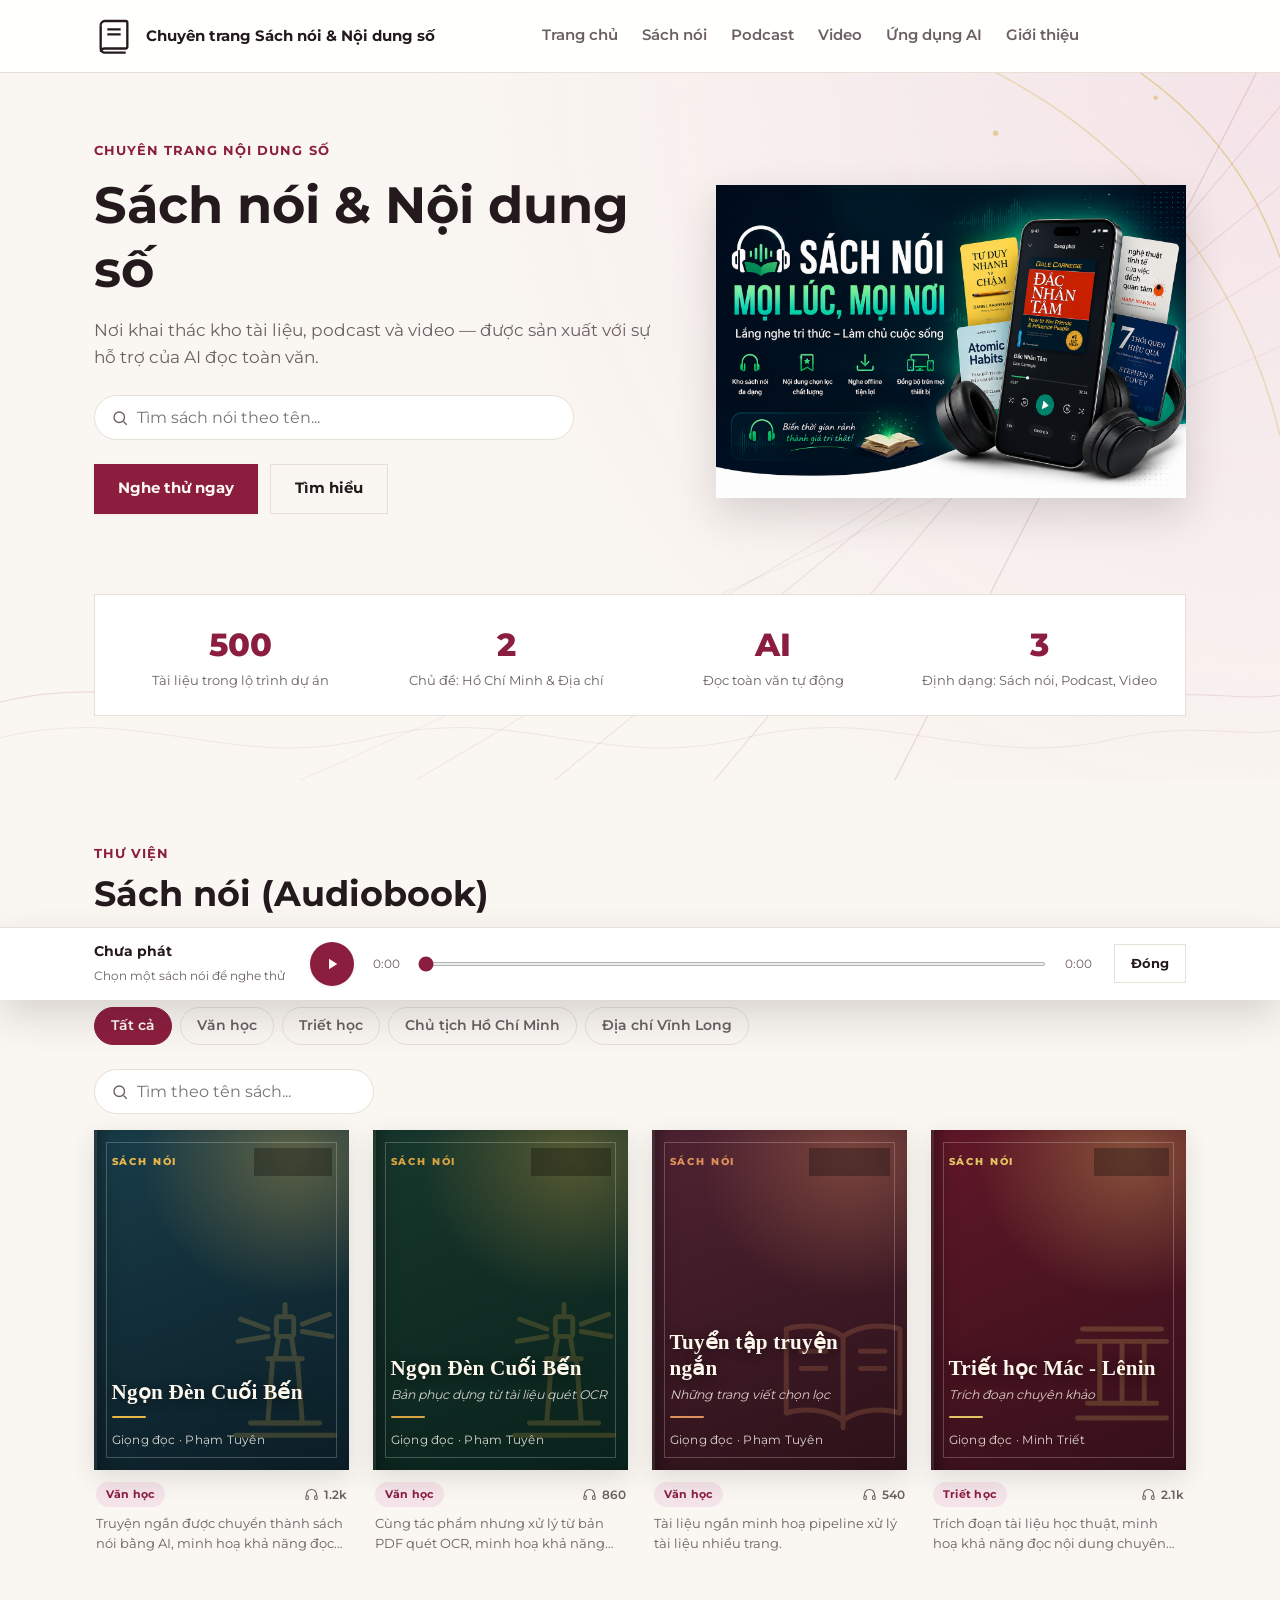
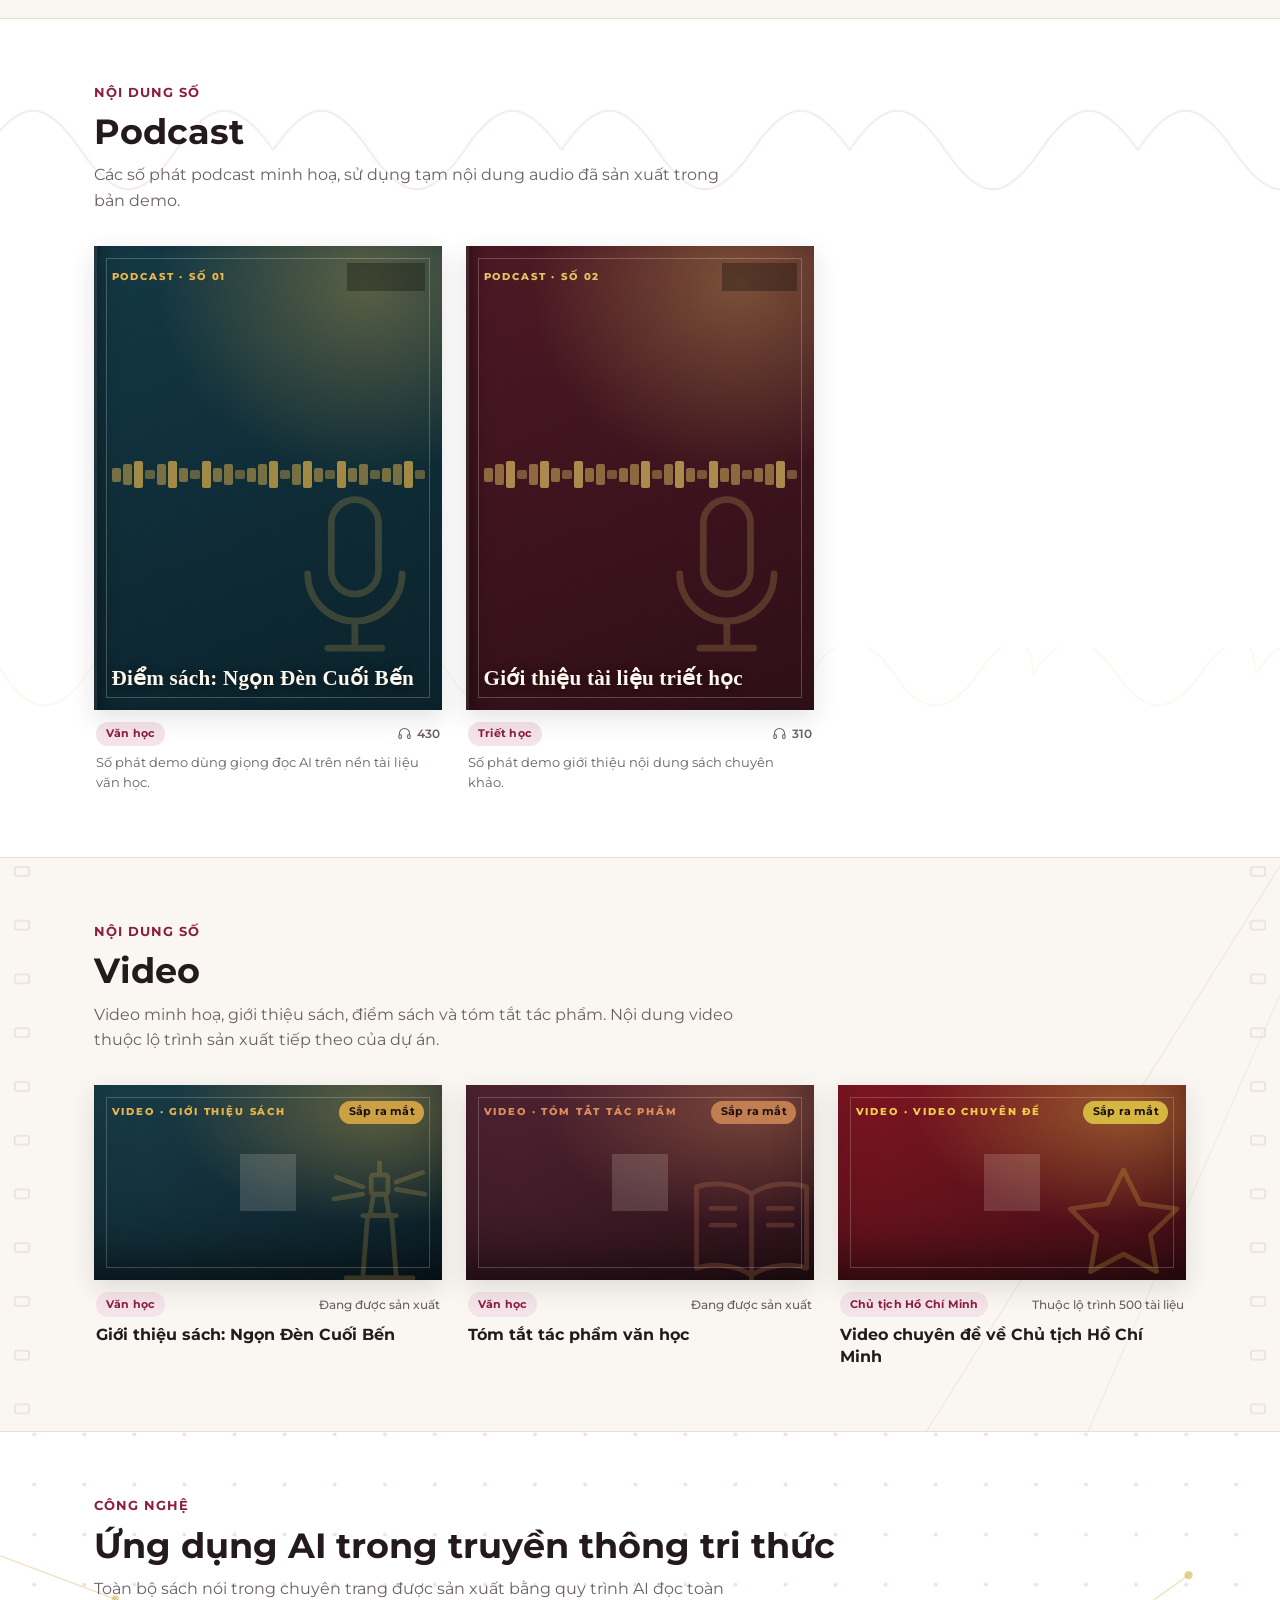
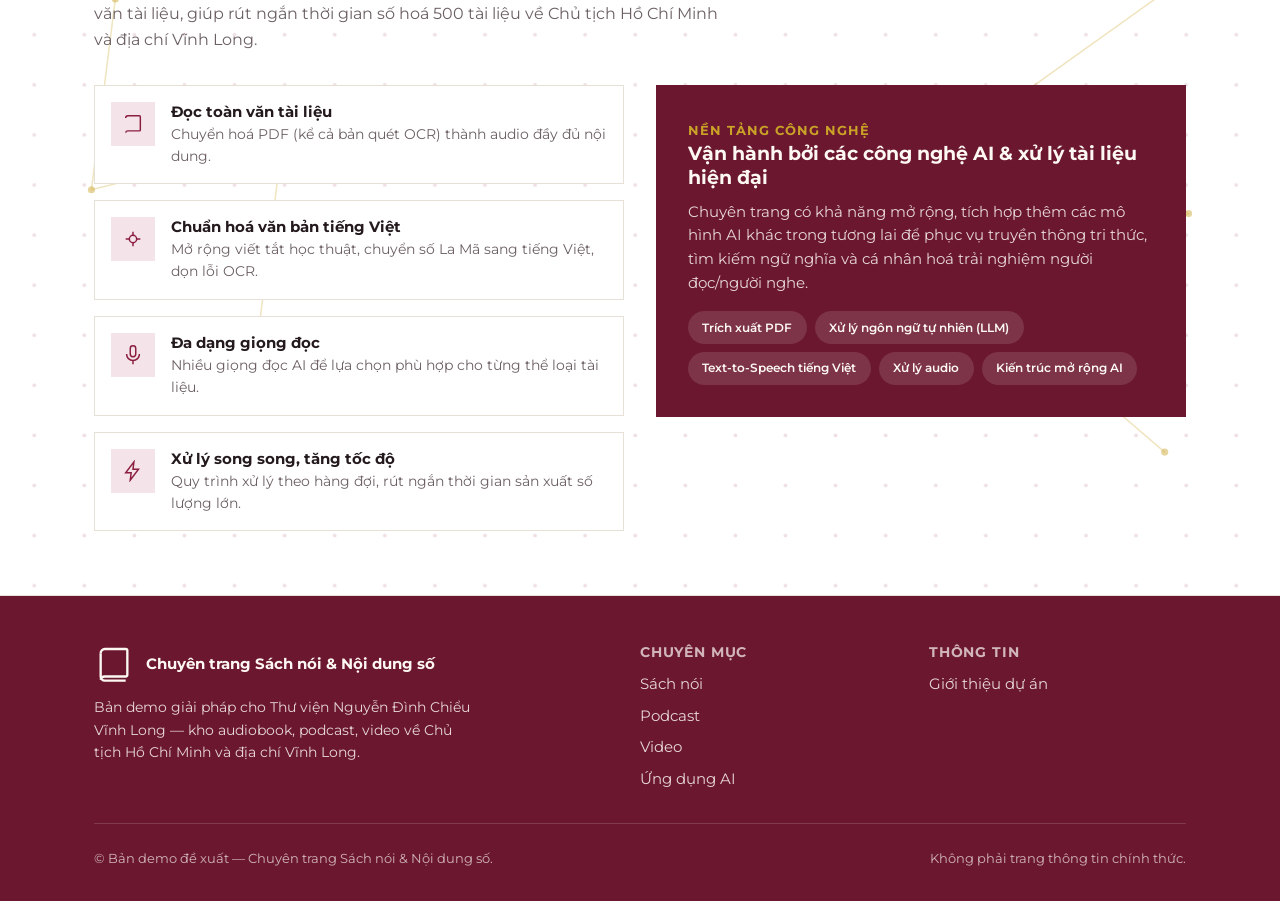
<file: client/index.html>
<!doctype html>
<html lang="vi">
  <head>
    <meta charset="UTF-8" />
    <meta name="viewport" content="width=device-width, initial-scale=1.0" />
    <title>Chuyên trang Sách nói & Nội dung số</title>
    <meta
      name="description"
      content="Bản demo Chuyên trang Sách nói & Nội dung số: thư viện audiobook, podcast, video và ứng dụng AI đọc toàn văn tài liệu."
    />
    <link rel="stylesheet" href="assets/css/base.css" />
    <link rel="stylesheet" href="assets/css/layout.css" />
    <link rel="stylesheet" href="assets/css/components.css" />
    <link rel="stylesheet" href="assets/css/public.css" />
    <link rel="stylesheet" href="assets/css/detail.css" />
  </head>
  <body>
    <header class="site-header">
      <div class="container">
        <a href="#" class="brand">
          <svg
            class="brand-logo"
            viewBox="0 0 24 24"
            fill="none"
            stroke="currentColor"
            stroke-width="1.4"
          >
            <path d="M4 5.5A2.5 2.5 0 0 1 6.5 3H19a1 1 0 0 1 1 1v14.5a1 1 0 0 1-1 1H6.5A2.5 2.5 0 0 0 4 21.5" />
            <path d="M4 5.5v14A2.5 2.5 0 0 0 6.5 22H19" />
            <path d="M8 8h8M8 11h8" />
          </svg>
          <span class="brand-text">
            <strong>Chuyên trang Sách nói &amp; Nội dung số</strong>
          </span>
        </a>

        <nav class="main-nav" id="main-nav">
          <a href="#trang-chu">Trang chủ</a>
          <a href="#sach-noi">Sách nói</a>
          <a href="#podcast">Podcast</a>
          <a href="#video">Video</a>
          <a href="#ung-dung-ai">Ứng dụng AI</a>
          <a href="#gioi-thieu">Giới thiệu</a>
        </nav>

        <div class="header-actions">
          <button class="nav-toggle" id="nav-toggle" aria-label="Mở menu">
            <svg viewBox="0 0 24 24" fill="none" stroke="currentColor" stroke-width="1.8" width="22" height="22">
              <path d="M4 6h16M4 12h16M4 18h16" />
            </svg>
          </button>
        </div>
      </div>
    </header>

    <main>
      <!-- Trang chủ (danh mục) -->
      <div id="view-home">
      <!-- HERO -->
      <section class="hero" id="trang-chu">
        <div class="section-bg" aria-hidden="true">
          <svg viewBox="0 0 1440 900" preserveAspectRatio="xMidYMid slice" fill="none">
            <g stroke="var(--color-primary)" stroke-width="1.4">
              <path d="M1440,0 L980,900" opacity="0.14" />
              <path d="M1440,90 L760,900" opacity="0.11" />
              <path d="M1440,180 L560,900" opacity="0.09" />
              <path d="M1440,270 L380,900" opacity="0.07" />
              <path d="M1440,360 L220,900" opacity="0.05" />
            </g>
            <g stroke="var(--color-accent)" stroke-width="1.6">
              <path d="M1180,0 A420,420 0 0 1 1440,260" opacity="0.4" />
              <path d="M980,0 A620,620 0 0 1 1440,460" opacity="0.28" />
            </g>
            <g stroke="var(--color-primary)" stroke-width="1.2">
              <path
                d="M0,760 C160,720 260,800 420,760 C580,720 680,800 840,760 C1000,720 1100,800 1260,760 C1340,742 1400,760 1440,752"
                opacity="0.12"
              />
              <path
                d="M0,800 C160,760 260,840 420,800 C580,760 680,840 840,800 C1000,760 1100,840 1260,800 C1340,782 1400,800 1440,792"
                opacity="0.08"
              />
            </g>
            <g fill="var(--color-accent)">
              <circle cx="1120" cy="120" r="3" opacity="0.4" />
              <circle cx="1220" cy="220" r="2" opacity="0.35" />
              <circle cx="1300" cy="80" r="2.5" opacity="0.4" />
              <circle cx="980" cy="180" r="2" opacity="0.3" />
            </g>
          </svg>
        </div>
        <div class="container hero-inner">
          <div class="hero-copy">
            <span class="eyebrow">Chuyên trang nội dung số</span>
            <h1>Sách nói &amp; Nội dung số</h1>
            <p>
              Nơi khai thác kho tài liệu, podcast và video — được sản xuất với sự hỗ trợ của AI
              đọc toàn văn.
            </p>

            <div class="hero-search">
              <div class="search-box">
                <svg viewBox="0 0 24 24" fill="none" stroke="currentColor" stroke-width="1.8">
                  <circle cx="11" cy="11" r="7" />
                  <path d="m21 21-4.3-4.3" />
                </svg>
                <input
                  id="hero-search"
                  type="text"
                  placeholder="Tìm sách nói theo tên..."
                  aria-label="Tìm kiếm sách nói"
                />
              </div>
            </div>

            <div class="hero-actions" style="margin-top: var(--space-6)">
              <a href="#sach-noi" class="btn btn-primary">Nghe thử ngay</a>
              <a href="#ung-dung-ai" class="btn btn-ghost">Tìm hiểu</a>
            </div>
          </div>

          <div class="hero-art">
            <img
              src="assets/img/cover.png"
              alt="Ứng dụng sách nói — nghe tri thức mọi lúc, mọi nơi"
              loading="lazy"
            />
          </div>
        </div>

        <div class="container">
          <div class="stat-banner stat-row">
            <div class="stat-item">
              <div class="stat-value">500</div>
              <div class="stat-label">Tài liệu trong lộ trình dự án</div>
            </div>
            <div class="stat-item">
              <div class="stat-value">2</div>
              <div class="stat-label">Chủ đề: Hồ Chí Minh &amp; Địa chí</div>
            </div>
            <div class="stat-item">
              <div class="stat-value">AI</div>
              <div class="stat-label">Đọc toàn văn tự động</div>
            </div>
            <div class="stat-item">
              <div class="stat-value">3</div>
              <div class="stat-label">Định dạng: Sách nói, Podcast, Video</div>
            </div>
          </div>
        </div>
      </section>

      <!-- SÁCH NÓI -->
      <section id="sach-noi">
        <div class="section-bg" aria-hidden="true">
          <svg viewBox="0 0 1440 640" preserveAspectRatio="xMidYMid slice" fill="none">
            <g stroke="var(--color-primary)" stroke-width="1.3">
              <path d="M-40,120 A160,160 0 0 1 120,-40" opacity="0.10" />
              <path d="M-40,180 A220,220 0 0 1 180,-40" opacity="0.08" />
              <path d="M-40,240 A280,280 0 0 1 240,-40" opacity="0.06" />
            </g>
            <g stroke="var(--color-primary)" stroke-width="1.3">
              <path d="M1480,520 A160,160 0 0 1 1320,680" opacity="0.10" />
              <path d="M1480,460 A220,220 0 0 1 1260,680" opacity="0.08" />
              <path d="M1480,400 A280,280 0 0 1 1200,680" opacity="0.06" />
            </g>
            <g stroke="var(--color-accent)" stroke-width="1">
              <line x1="0" y1="0" x2="0" y2="60" opacity="0.2" />
              <line x1="14" y1="0" x2="14" y2="46" opacity="0.16" />
              <line x1="28" y1="0" x2="28" y2="34" opacity="0.12" />
            </g>
          </svg>
        </div>
        <div class="container">
          <div class="section-head">
            <span class="eyebrow">Thư viện</span>
            <h2 class="section-title">Sách nói (Audiobook)</h2>
          </div>
          <p class="section-subtitle">
            Danh mục sách nói minh hoạ, được sản xuất tự động từ tài liệu PDF bằng
            công nghệ AI đọc toàn văn. Chọn một tựa sách để nghe thử.
          </p>

          <div class="chip-row" id="library-chips"></div>

          <div class="section-toolbar">
            <div class="search-box" style="max-width: 320px">
              <svg viewBox="0 0 24 24" fill="none" stroke="currentColor" stroke-width="1.8">
                <circle cx="11" cy="11" r="7" />
                <path d="m21 21-4.3-4.3" />
              </svg>
              <input
                id="library-search"
                type="text"
                placeholder="Tìm theo tên sách..."
                aria-label="Tìm sách nói"
              />
            </div>
          </div>

          <div class="grid grid-4" id="library-grid"></div>
        </div>
      </section>

      <!-- PODCAST -->
      <section id="podcast" class="section-alt">
        <div class="section-bg" aria-hidden="true">
          <svg viewBox="0 0 1440 640" preserveAspectRatio="xMidYMid slice">
            <defs>
              <pattern id="waveTileA" width="220" height="200" patternUnits="userSpaceOnUse">
                <path
                  d="M0,100 C 27,60 46,60 73,100 C 100,140 119,140 146,100 C 173,60 192,60 220,100"
                  fill="none"
                  stroke="var(--color-primary)"
                  stroke-width="1.6"
                />
              </pattern>
              <pattern id="waveTileB" width="170" height="200" patternUnits="userSpaceOnUse">
                <path
                  d="M0,100 C 21,68 42,68 64,100 C 85,132 106,132 128,100 C 149,68 170,68 170,100"
                  fill="none"
                  stroke="var(--color-accent)"
                  stroke-width="1.4"
                />
              </pattern>
            </defs>
            <rect x="0" y="20" width="1440" height="140" fill="url(#waveTileA)" opacity="0.09" />
            <rect x="0" y="480" width="1440" height="140" fill="url(#waveTileB)" opacity="0.08" />
          </svg>
        </div>
        <div class="container">
          <div class="section-head">
            <span class="eyebrow">Nội dung số</span>
            <h2 class="section-title">Podcast</h2>
          </div>
          <p class="section-subtitle">
            Các số phát podcast minh hoạ, sử dụng tạm nội dung audio đã sản xuất
            trong bản demo.
          </p>

          <div class="grid grid-3" id="podcast-grid"></div>
        </div>
      </section>

      <!-- VIDEO -->
      <section id="video">
        <div class="section-bg" aria-hidden="true">
          <svg viewBox="0 0 1440 640" preserveAspectRatio="xMidYMid slice">
            <defs>
              <pattern id="sprocket" width="60" height="60" patternUnits="userSpaceOnUse">
                <rect
                  x="22"
                  y="10"
                  width="16"
                  height="10"
                  rx="2"
                  fill="none"
                  stroke="var(--color-primary)"
                  stroke-width="1.2"
                />
              </pattern>
            </defs>
            <rect x="0" y="0" width="60" height="640" fill="url(#sprocket)" opacity="0.18" />
            <rect x="1380" y="0" width="60" height="640" fill="url(#sprocket)" opacity="0.18" />
            <g stroke="var(--color-accent)" stroke-width="1.4">
              <path d="M1440,0 L1040,640" opacity="0.16" />
              <path d="M1440,140 L1220,640" opacity="0.12" />
            </g>
          </svg>
        </div>
        <div class="container">
          <div class="section-head">
            <span class="eyebrow">Nội dung số</span>
            <h2 class="section-title">Video</h2>
          </div>
          <p class="section-subtitle">
            Video minh hoạ, giới thiệu sách, điểm sách và tóm tắt tác phẩm.
            Nội dung video thuộc lộ trình sản xuất tiếp theo của dự án.
          </p>

          <div class="grid grid-3" id="video-grid"></div>
        </div>
      </section>

      <!-- ỨNG DỤNG AI -->
      <section id="ung-dung-ai" class="section-alt">
        <div class="section-bg" aria-hidden="true">
          <svg viewBox="0 0 1440 640" preserveAspectRatio="xMidYMid slice">
            <defs>
              <pattern id="dotGrid" width="42" height="42" patternUnits="userSpaceOnUse">
                <circle cx="2" cy="2" r="1.6" fill="var(--color-primary)" />
              </pattern>
            </defs>
            <rect x="0" y="0" width="1440" height="640" fill="url(#dotGrid)" opacity="0.14" />
            <g stroke="var(--color-accent)" stroke-width="1.3" fill="none">
              <path d="M120,80 L280,140 L260,300 L420,260 L400,420" opacity="0.28" />
              <path d="M1180,120 L1040,220 L1180,320 L1020,400 L1160,520" opacity="0.28" />
            </g>
            <g fill="var(--color-accent)">
              <circle cx="120" cy="80" r="3.5" opacity="0.5" />
              <circle cx="280" cy="140" r="3" opacity="0.45" />
              <circle cx="260" cy="300" r="3" opacity="0.45" />
              <circle cx="420" cy="260" r="3" opacity="0.45" />
              <circle cx="400" cy="420" r="3" opacity="0.45" />
              <circle cx="1180" cy="120" r="3.5" opacity="0.5" />
              <circle cx="1040" cy="220" r="3" opacity="0.45" />
              <circle cx="1180" cy="320" r="3" opacity="0.45" />
              <circle cx="1020" cy="400" r="3" opacity="0.45" />
              <circle cx="1160" cy="520" r="3" opacity="0.45" />
            </g>
          </svg>
        </div>
        <div class="container">
          <div class="section-head">
            <span class="eyebrow">Công nghệ</span>
            <h2 class="section-title">Ứng dụng AI trong truyền thông tri thức</h2>
          </div>
          <p class="section-subtitle">
            Toàn bộ sách nói trong chuyên trang được sản xuất bằng quy trình AI
            đọc toàn văn tài liệu, giúp rút ngắn thời gian số hoá 500 tài liệu về
            Chủ tịch Hồ Chí Minh và địa chí Vĩnh Long.
          </p>

          <div class="ai-section">
            <div class="ai-feature-list">
              <div class="ai-feature">
                <div class="icon-badge">
                  <svg viewBox="0 0 24 24" fill="none" stroke="currentColor" stroke-width="1.6">
                    <path d="M4 5.5A2.5 2.5 0 0 1 6.5 3H19a1 1 0 0 1 1 1v14.5a1 1 0 0 1-1 1H6.5A2.5 2.5 0 0 0 4 21.5" />
                  </svg>
                </div>
                <div>
                  <h4>Đọc toàn văn tài liệu</h4>
                  <p>Chuyển hoá PDF (kể cả bản quét OCR) thành audio đầy đủ nội dung.</p>
                </div>
              </div>

              <div class="ai-feature">
                <div class="icon-badge">
                  <svg viewBox="0 0 24 24" fill="none" stroke="currentColor" stroke-width="1.6">
                    <path d="M12 4v4M12 16v4M4 12h4M16 12h4" />
                    <circle cx="12" cy="12" r="4" />
                  </svg>
                </div>
                <div>
                  <h4>Chuẩn hoá văn bản tiếng Việt</h4>
                  <p>Mở rộng viết tắt học thuật, chuyển số La Mã sang tiếng Việt, dọn lỗi OCR.</p>
                </div>
              </div>

              <div class="ai-feature">
                <div class="icon-badge">
                  <svg viewBox="0 0 24 24" fill="none" stroke="currentColor" stroke-width="1.6">
                    <rect x="9" y="2" width="6" height="12" rx="3" />
                    <path d="M5 11a7 7 0 0 0 14 0M12 18v4" />
                  </svg>
                </div>
                <div>
                  <h4>Đa dạng giọng đọc</h4>
                  <p>Nhiều giọng đọc AI để lựa chọn phù hợp cho từng thể loại tài liệu.</p>
                </div>
              </div>

              <div class="ai-feature">
                <div class="icon-badge">
                  <svg viewBox="0 0 24 24" fill="none" stroke="currentColor" stroke-width="1.6">
                    <path d="M13 2 4 14h6l-1 8 9-12h-6z" />
                  </svg>
                </div>
                <div>
                  <h4>Xử lý song song, tăng tốc độ</h4>
                  <p>Quy trình xử lý theo hàng đợi, rút ngắn thời gian sản xuất số lượng lớn.</p>
                </div>
              </div>
            </div>

            <div class="ai-panel">
              <span class="eyebrow" style="color: var(--color-accent)">Nền tảng công nghệ</span>
              <h3>Vận hành bởi các công nghệ AI &amp; xử lý tài liệu hiện đại</h3>
              <p>
                Chuyên trang có khả năng mở rộng, tích hợp thêm các mô hình AI khác
                trong tương lai để phục vụ truyền thông tri thức, tìm kiếm ngữ nghĩa
                và cá nhân hoá trải nghiệm người đọc/người nghe.
              </p>
              <div class="tech-pill-row">
                <span class="tech-pill">Trích xuất PDF</span>
                <span class="tech-pill">Xử lý ngôn ngữ tự nhiên (LLM)</span>
                <span class="tech-pill">Text-to-Speech tiếng Việt</span>
                <span class="tech-pill">Xử lý audio</span>
                <span class="tech-pill">Kiến trúc mở rộng AI</span>
              </div>
            </div>
          </div>
        </div>
      </section>

      <!-- GIỚI THIỆU -->
      <!-- <section id="gioi-thieu">
        <div class="section-bg" aria-hidden="true">
          <svg viewBox="0 0 1440 640" preserveAspectRatio="xMidYMid slice" fill="none">
            <g stroke="var(--color-primary)" stroke-width="1.3">
              <path
                d="M-60,520 C60,460 140,560 260,500 C380,440 460,540 580,500 C700,460 780,520 860,480"
                opacity="0.1"
              />
              <path
                d="M-60,570 C60,510 140,610 260,550 C380,490 460,590 580,550 C700,510 780,570 860,530"
                opacity="0.08"
              />
              <path
                d="M-60,620 C60,560 140,660 260,600 C380,540 460,640 580,600 C700,560 780,620 860,580"
                opacity="0.06"
              />
            </g>
            <g stroke="var(--color-accent)" stroke-width="1.2">
              <circle cx="1220" cy="140" r="4" opacity="0.3" fill="var(--color-accent)" />
              <circle cx="1220" cy="140" r="40" opacity="0.22" />
              <circle cx="1220" cy="140" r="70" opacity="0.14" />
            </g>
          </svg>
        </div>
        <div class="container">
          <div class="section-head">
            <span class="eyebrow">Về chuyên trang</span>
            <h2 class="section-title">Giới thiệu</h2>
          </div>

          <div class="about-grid">
            <div>
              <p>
                Chuyên trang Sách nói &amp; Nội dung số là hạng mục thuộc dự án số hoá
                của Thư viện Nguyễn Đình Chiểu Vĩnh Long, hướng tới xây dựng kho nội
                dung đa phương tiện (audiobook, podcast, video) về Chủ tịch Hồ Chí
                Minh và địa chí Vĩnh Long, phục vụ nhu cầu tra cứu và học tập của
                cộng đồng.
              </p>
              <p>
                Địa chỉ chuyên trang dự kiến:
                <strong>media.tvndc.vinhlong.gov.vn</strong>
              </p>
            </div>

            <div class="notice-box">
              <strong>Lưu ý:</strong> Đây là bản demo/đề xuất giải pháp, được xây dựng
              để minh hoạ ý tưởng và công nghệ. Đây không phải là cổng thông tin chính
              thức của Thư viện Nguyễn Đình Chiểu Vĩnh Long hay bất kỳ cơ quan nhà
              nước nào. Toàn bộ nội dung, số liệu thống kê hiển thị trong trang chỉ
              mang tính minh hoạ.
            </div>
          </div>
        </div>
      </section> -->
      </div>
      <!-- /view-home -->

      <!-- Trang chi tiết (render bằng detail.js) -->
      <div id="view-detail" hidden></div>
    </main>

    <footer class="site-footer">
      <div class="container">
        <div class="footer-grid">
          <div>
            <div class="brand" style="margin-bottom: var(--space-3)">
              <svg class="brand-logo" viewBox="0 0 24 24" fill="none" stroke="currentColor" stroke-width="1.4">
                <path d="M4 5.5A2.5 2.5 0 0 1 6.5 3H19a1 1 0 0 1 1 1v14.5a1 1 0 0 1-1 1H6.5A2.5 2.5 0 0 0 4 21.5" />
                <path d="M4 5.5v14A2.5 2.5 0 0 0 6.5 22H19" />
              </svg>
              <span class="brand-text">
                <strong>Chuyên trang Sách nói &amp; Nội dung số</strong>
              </span>
            </div>
            <p style="opacity: 0.85; font-size: 0.88rem; max-width: 380px">
              Bản demo giải pháp cho Thư viện Nguyễn Đình Chiểu Vĩnh Long — kho
              audiobook, podcast, video về Chủ tịch Hồ Chí Minh và địa chí Vĩnh Long.
            </p>
          </div>

          <div>
            <h4>Chuyên mục</h4>
            <ul>
              <li><a href="#sach-noi">Sách nói</a></li>
              <li><a href="#podcast">Podcast</a></li>
              <li><a href="#video">Video</a></li>
              <li><a href="#ung-dung-ai">Ứng dụng AI</a></li>
            </ul>
          </div>

          <div>
            <h4>Thông tin</h4>
            <ul>
              <li><a href="#gioi-thieu">Giới thiệu dự án</a></li>
            </ul>
          </div>
        </div>

        <div class="footer-note">
          <span>© Bản demo đề xuất — Chuyên trang Sách nói &amp; Nội dung số.</span>
          <span>Không phải trang thông tin chính thức.</span>
        </div>
      </div>
    </footer>

    <!-- Thanh phát audio cố định -->
    <div class="player-bar" id="player-bar">
      <div class="player-inner">
        <div class="player-info">
          <strong id="player-title">Chưa phát</strong>
          <span id="player-subtitle">Chọn một sách nói để nghe thử</span>
        </div>
        <div class="player-controls">
          <button class="btn btn-icon btn-primary" id="player-play" aria-label="Phát/Tạm dừng">
            <svg viewBox="0 0 24 24" fill="currentColor" width="18" height="18">
              <path d="M8 5v14l11-7z" />
            </svg>
          </button>
          <span class="player-time" id="player-current">0:00</span>
          <input type="range" class="player-seek" id="player-seek" value="0" min="0" max="100" />
          <span class="player-time" id="player-duration">0:00</span>
        </div>
        <button class="btn btn-ghost btn-sm player-close" id="player-close">Đóng</button>
      </div>
      <audio id="player-audio"></audio>
    </div>

    <script src="assets/js/data.js"></script>
    <script src="assets/js/player.js"></script>
    <script src="assets/js/public.js"></script>
    <script src="assets/js/detail.js"></script>
  </body>
</html>
</file>
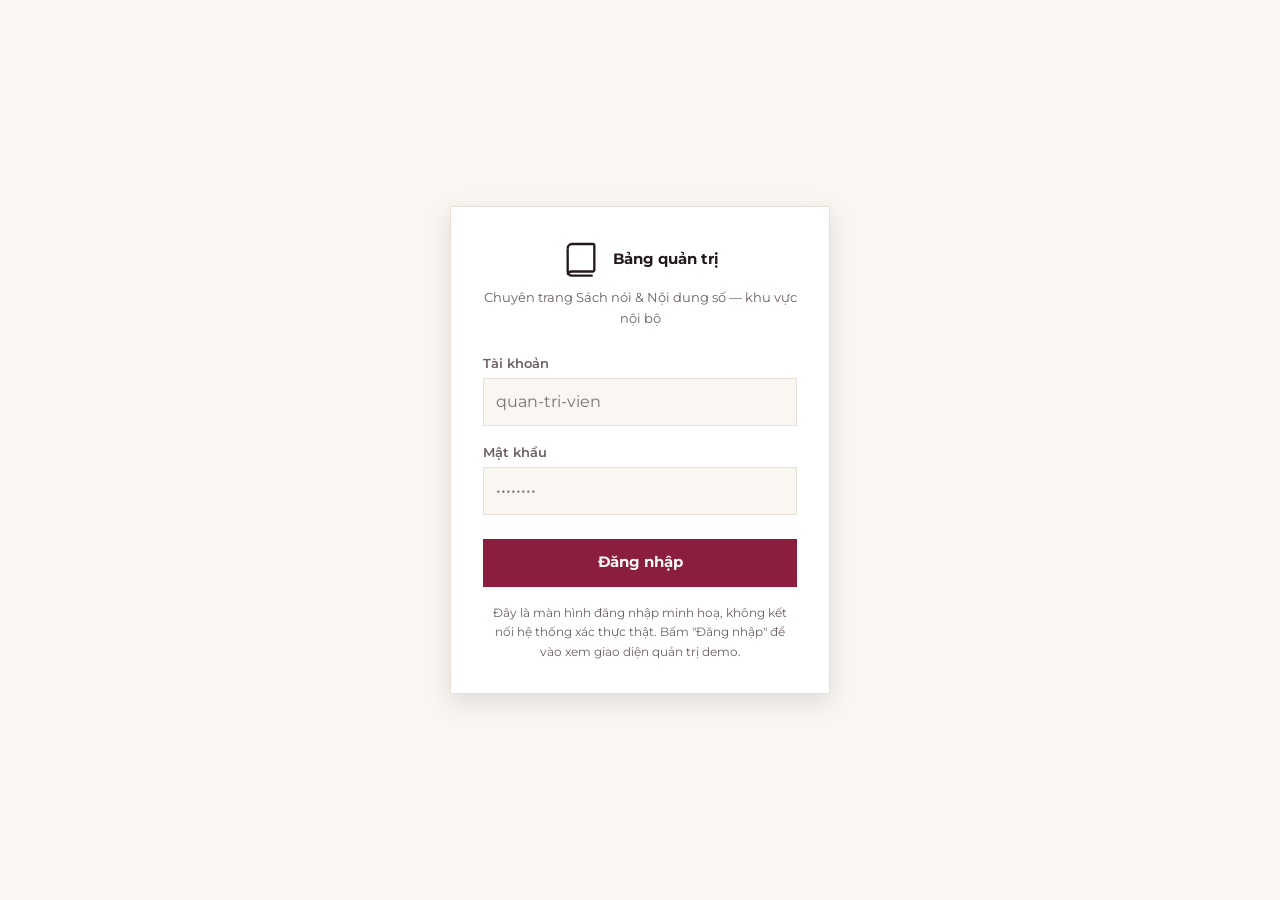
<file: client/admin.html>
<!doctype html>
<html lang="vi">
  <head>
    <meta charset="UTF-8" />
    <meta name="viewport" content="width=device-width, initial-scale=1.0" />
    <title>Quản trị nội dung | Chuyên trang Sách nói & Nội dung số</title>
    <meta name="robots" content="noindex, nofollow" />
    <link rel="stylesheet" href="assets/css/base.css" />
    <link rel="stylesheet" href="assets/css/layout.css" />
    <link rel="stylesheet" href="assets/css/components.css" />
    <link rel="stylesheet" href="assets/css/admin.css" />
  </head>
  <body class="admin-body">
    <!-- Cổng đăng nhập demo (không xác thực thật) -->
    <div class="admin-login" id="admin-login">
      <div class="admin-login-card">
        <div class="brand">
          <svg
            class="brand-logo"
            viewBox="0 0 24 24"
            fill="none"
            stroke="currentColor"
            stroke-width="1.4"
          >
            <path d="M4 5.5A2.5 2.5 0 0 1 6.5 3H19a1 1 0 0 1 1 1v14.5a1 1 0 0 1-1 1H6.5A2.5 2.5 0 0 0 4 21.5" />
            <path d="M4 5.5v14A2.5 2.5 0 0 0 6.5 22H19" />
          </svg>
          <span class="brand-text">
            <strong>Bảng quản trị</strong>
          </span>
        </div>
        <p class="hint">Chuyên trang Sách nói &amp; Nội dung số — khu vực nội bộ</p>

        <form id="login-form">
          <div class="field">
            <label for="admin-user">Tài khoản</label>
            <input id="admin-user" type="text" placeholder="quan-tri-vien" />
          </div>
          <div class="field">
            <label for="admin-pass">Mật khẩu</label>
            <input id="admin-pass" type="password" placeholder="••••••••" />
          </div>
          <button class="btn btn-primary" type="submit">Đăng nhập</button>
        </form>

        <p class="demo-note">
          Đây là màn hình đăng nhập minh hoạ, không kết nối hệ thống xác thực thật.
          Bấm "Đăng nhập" để vào xem giao diện quản trị demo.
        </p>
      </div>
    </div>

    <!-- Khung quản trị -->
    <div class="admin-shell" id="admin-shell">
      <aside class="admin-sidebar">
        <div class="brand">
          <svg
            class="brand-logo"
            viewBox="0 0 24 24"
            fill="none"
            stroke="currentColor"
            stroke-width="1.4"
          >
            <path d="M4 5.5A2.5 2.5 0 0 1 6.5 3H19a1 1 0 0 1 1 1v14.5a1 1 0 0 1-1 1H6.5A2.5 2.5 0 0 0 4 21.5" />
            <path d="M4 5.5v14A2.5 2.5 0 0 0 6.5 22H19" />
          </svg>
          <span class="brand-text">
            <strong>Quản trị nội dung</strong>
            <span>Sách nói &amp; Nội dung số</span>
          </span>
        </div>

        <nav class="admin-nav">
          <button type="button" class="is-active" data-view="view-dashboard">
            <svg viewBox="0 0 24 24" fill="none" stroke="currentColor" stroke-width="1.6">
              <rect x="3" y="3" width="7" height="9" rx="1" />
              <rect x="14" y="3" width="7" height="5" rx="1" />
              <rect x="14" y="12" width="7" height="9" rx="1" />
              <rect x="3" y="16" width="7" height="5" rx="1" />
            </svg>
            Thống kê khai thác
          </button>
          <button type="button" data-view="view-cms">
            <svg viewBox="0 0 24 24" fill="none" stroke="currentColor" stroke-width="1.6">
              <path d="M4 5.5A2.5 2.5 0 0 1 6.5 3H19a1 1 0 0 1 1 1v14.5a1 1 0 0 1-1 1H6.5A2.5 2.5 0 0 0 4 21.5" />
              <path d="M4 5.5v14A2.5 2.5 0 0 0 6.5 22H19" />
            </svg>
            Quản lý nội dung
          </button>
          <button type="button" data-view="view-convert">
            <svg viewBox="0 0 24 24" fill="none" stroke="currentColor" stroke-width="1.6">
              <path d="M13 2 4 14h6l-1 8 9-12h-6z" />
            </svg>
            Convert PDF &rarr; Audio
          </button>
        </nav>

        <div class="admin-sidebar-footer">
          Bản demo nội bộ — không công khai.
          <a href="index.html">&larr; Về chuyên trang</a>
        </div>
      </aside>

      <main class="admin-main">
        <!-- DASHBOARD -->
        <section class="admin-view is-active" id="view-dashboard">
          <div class="admin-view-head">
            <div>
              <h2>Thống kê khai thác</h2>
              <p>Tổng quan tình hình sản xuất và khai thác nội dung (dữ liệu minh hoạ).</p>
            </div>
          </div>

          <div class="kpi-row" id="kpi-row"></div>

          <div class="dashboard-grid">
            <div class="panel">
              <div class="panel-head">
                <h3>Lượt nghe theo ngày (demo)</h3>
              </div>
              <div class="bar-chart" id="bar-chart"></div>
            </div>

            <div class="panel">
              <div class="panel-head">
                <h3>Sách nói được nghe nhiều</h3>
              </div>
              <table class="data-table">
                <thead>
                  <tr>
                    <th>Tên tài liệu</th>
                    <th>Chủ đề</th>
                    <th>Thời lượng</th>
                  </tr>
                </thead>
                <tbody id="top-table-body"></tbody>
              </table>
            </div>
          </div>
        </section>

        <!-- CMS -->
        <section class="admin-view" id="view-cms">
          <div class="admin-view-head">
            <div>
              <h2>Quản lý nội dung (CMS)</h2>
              <p>Danh sách tài liệu sách nói trong chuyên trang.</p>
            </div>
          </div>

          <div class="panel">
            <div class="cms-toolbar">
              <div class="search-box" style="max-width: 320px">
                <svg viewBox="0 0 24 24" fill="none" stroke="currentColor" stroke-width="1.8">
                  <circle cx="11" cy="11" r="7" />
                  <path d="m21 21-4.3-4.3" />
                </svg>
                <input type="text" placeholder="Tìm tài liệu..." />
              </div>
              <button class="btn btn-primary btn-sm" type="button">+ Thêm tài liệu</button>
            </div>

            <table class="data-table">
              <thead>
                <tr>
                  <th>Tên tài liệu</th>
                  <th>Chủ đề</th>
                  <th>Loại</th>
                  <th>Thời lượng</th>
                  <th>Trạng thái</th>
                  <th>Thao tác</th>
                </tr>
              </thead>
              <tbody id="cms-table-body"></tbody>
            </table>
          </div>
        </section>

        <!-- CONVERT -->
        <section class="admin-view" id="view-convert">
          <div class="admin-view-head">
            <div>
              <h2>Chuyển đổi PDF sang Audio</h2>
              <p>Công cụ nội bộ để sản xuất sách nói từ 500 tài liệu PDF bằng AI.</p>
            </div>
          </div>

          <div class="convert-grid">
            <div class="panel">
              <div class="panel-head">
                <h3>Tải tài liệu lên</h3>
              </div>

              <form id="convert-form">
                <div class="upload-drop">
                  <svg viewBox="0 0 24 24" fill="none" stroke="currentColor" stroke-width="1.6">
                    <path d="M12 16V4M7 9l5-5 5 5" />
                    <path d="M4 16v3a2 2 0 0 0 2 2h12a2 2 0 0 0 2-2v-3" />
                  </svg>
                  <div>Kéo thả file PDF vào đây hoặc chọn file</div>
                </div>

                <div class="field">
                  <label for="convert-file">Tệp PDF</label>
                  <input id="convert-file" type="file" accept="application/pdf" />
                </div>

                <div class="field">
                  <label for="convert-voice">Giọng đọc</label>
                  <select id="convert-voice">
                    <option>Phạm Tuyên</option>
                    <option>Minh Triết</option>
                  </select>
                </div>

                <div class="field">
                  <label for="convert-batch">Số trang mỗi batch xử lý</label>
                  <select id="convert-batch">
                    <option>10 trang</option>
                    <option selected>20 trang</option>
                    <option>50 trang</option>
                  </select>
                </div>

                <button class="btn btn-primary" id="convert-start" type="submit">
                  Bắt đầu chuyển đổi
                </button>
              </form>
            </div>

            <div class="panel">
              <div class="panel-head">
                <h3>Tiến trình xử lý (mô phỏng)</h3>
              </div>
              <div class="pipeline-steps" id="pipeline-steps"></div>
              <div class="convert-output" id="convert-output"></div>
            </div>
          </div>
        </section>
      </main>
    </div>

    <script src="assets/js/data.js"></script>
    <script src="assets/js/admin.js"></script>
  </body>
</html>
</file>
<file: client/assets/css/base.css>
/* Montserrat (self-hosted variable font, Latin + Vietnamese) */
@font-face {
  font-family: "Montserrat";
  font-style: normal;
  font-weight: 100 900;
  font-display: swap;
  src: url("../fonts/montserrat-vietnamese.woff2") format("woff2");
  unicode-range: U+0102-0103, U+0110-0111, U+0128-0129, U+0168-0169, U+01A0-01A1,
    U+01AF-01B0, U+0300-0301, U+0303-0304, U+0308-0309, U+0323, U+0329,
    U+1EA0-1EF9, U+20AB;
}

@font-face {
  font-family: "Montserrat";
  font-style: normal;
  font-weight: 100 900;
  font-display: swap;
  src: url("../fonts/montserrat-latin.woff2") format("woff2");
  unicode-range: U+0000-00FF, U+0131, U+0152-0153, U+02BB-02BC, U+02C6, U+02DA,
    U+02DC, U+0304, U+0308, U+0329, U+2000-206F, U+20AC, U+2122, U+2191, U+2193,
    U+2212, U+2215, U+FEFF, U+FFFD;
}

/* Reset */
*,
*::before,
*::after {
  box-sizing: border-box;
  margin: 0;
  padding: 0;
}

html {
  scroll-behavior: smooth;
}

img,
svg {
  display: block;
  max-width: 100%;
}

button {
  font: inherit;
  cursor: pointer;
  border: none;
  background: none;
  color: inherit;
}

a {
  color: inherit;
  text-decoration: none;
}

ul {
  list-style: none;
}

input,
select {
  font: inherit;
}

/* Design tokens */
:root {
  --color-primary: #8b1e3f;
  --color-primary-dark: #6b1730;
  --color-primary-light: #f4e3e8;
  --color-accent: #c9a227;
  --color-accent-dark: #a3801a;

  --color-bg: #faf7f2;
  --color-surface: #ffffff;
  --color-border: #e7e0d6;

  --color-text: #241a1d;
  --color-text-muted: #6b5f62;
  --color-text-inverse: #fdf9f2;

  /* Bo góc chỉ giữ cho: search bar, nút play tròn, badge/chip nhỏ (đều dùng giá trị cứng 999px/50%) */
  --radius-sm: 0;
  --radius-md: 0;
  --radius-lg: 0;

  --shadow-sm: 0 1px 3px rgba(36, 26, 29, 0.08);
  --shadow-md: 0 8px 24px rgba(36, 26, 29, 0.12);
  --shadow-lg: 0 16px 40px rgba(36, 26, 29, 0.16);

  --space-1: 0.25rem;
  --space-2: 0.5rem;
  --space-3: 0.75rem;
  --space-4: 1rem;
  --space-6: 1.5rem;
  --space-8: 2rem;
  --space-12: 3rem;
  --space-16: 4rem;

  --container-width: 1140px;

  --font-base:
    "Montserrat", system-ui, -apple-system, "Segoe UI", Roboto,
    "Helvetica Neue", Arial, sans-serif;
}

@media (prefers-color-scheme: dark) {
  :root {
    --color-bg: #1c1517;
    --color-surface: #241a1d;
    --color-border: #3a2c2f;
    --color-text: #f4ece8;
    --color-text-muted: #b8a9ac;
    --color-primary-light: #3a232a;
  }
}

:root[data-theme="dark"] {
  --color-bg: #1c1517;
  --color-surface: #241a1d;
  --color-border: #3a2c2f;
  --color-text: #f4ece8;
  --color-text-muted: #b8a9ac;
  --color-primary-light: #3a232a;
}

:root[data-theme="light"] {
  --color-bg: #faf7f2;
  --color-surface: #ffffff;
  --color-border: #e7e0d6;
  --color-text: #241a1d;
  --color-text-muted: #6b5f62;
  --color-primary-light: #f4e3e8;
}

body {
  font-family: var(--font-base);
  background: var(--color-bg);
  color: var(--color-text);
  line-height: 1.6;
  -webkit-font-smoothing: antialiased;
}

h1,
h2,
h3,
h4 {
  line-height: 1.25;
  font-weight: 700;
}

.section-title {
  font-size: clamp(1.5rem, 1.2rem + 1.2vw, 2.25rem);
  margin-bottom: var(--space-2);
}

.section-subtitle {
  color: var(--color-text-muted);
  max-width: 640px;
  margin-bottom: var(--space-8);
}

.section-head {
  display: flex;
  flex-direction: column;
  align-items: flex-start;
  gap: var(--space-2);
}

.eyebrow {
  display: inline-block;
  font-size: 0.8rem;
  font-weight: 700;
  letter-spacing: 0.08em;
  text-transform: uppercase;
  color: var(--color-primary);
}
</file>
<file: client/assets/css/layout.css>
.container {
  width: 100%;
  max-width: var(--container-width);
  margin: 0 auto;
  padding: 0 var(--space-6);
  position: relative;
  z-index: 1;
}

section {
  position: relative;
  padding: var(--space-16) 0;
}

/* Abstract line-art decor layer, one per section, sits behind .container */
.section-bg {
  position: absolute;
  inset: 0;
  z-index: 0;
  overflow: hidden;
  pointer-events: none;
}

.section-bg svg {
  position: absolute;
  inset: 0;
  width: 100%;
  height: 100%;
}

/* Header */
.site-header {
  position: sticky;
  top: 0;
  z-index: 100;
  background: color-mix(in srgb, var(--color-surface) 92%, transparent);
  backdrop-filter: blur(8px);
  border-bottom: 1px solid var(--color-border);
}

.site-header .container {
  display: flex;
  align-items: center;
  justify-content: space-between;
  gap: var(--space-4);
  height: 72px;
}

.brand {
  display: flex;
  align-items: center;
  gap: var(--space-3);
  font-weight: 700;
}

.brand-logo {
  width: 40px;
  height: 40px;
  flex-shrink: 0;
}

.brand-text {
  display: flex;
  flex-direction: column;
  line-height: 1.2;
}

.brand-text strong {
  font-size: 0.95rem;
}

.brand-text span {
  font-size: 0.72rem;
  color: var(--color-text-muted);
  font-weight: 500;
}

.main-nav {
  display: flex;
  align-items: center;
  gap: var(--space-6);
}

.main-nav a {
  font-size: 0.92rem;
  font-weight: 600;
  color: var(--color-text-muted);
  white-space: nowrap;
}

.main-nav a:hover,
.main-nav a:focus-visible {
  color: var(--color-primary);
}

.header-actions {
  display: flex;
  align-items: center;
  gap: var(--space-3);
}

.nav-toggle {
  display: none;
  width: 40px;
  height: 40px;
  align-items: center;
  justify-content: center;
  border-radius: var(--radius-sm);
}

.nav-toggle:hover {
  background: var(--color-primary-light);
}

@media (max-width: 860px) {
  .main-nav {
    position: fixed;
    top: 72px;
    left: 0;
    right: 0;
    flex-direction: column;
    align-items: stretch;
    background: var(--color-surface);
    border-bottom: 1px solid var(--color-border);
    padding: var(--space-4) var(--space-6);
    gap: var(--space-1);
    transform: translateY(-8px);
    opacity: 0;
    pointer-events: none;
    transition:
      transform 0.18s ease,
      opacity 0.18s ease;
  }

  .main-nav.is-open {
    transform: translateY(0);
    opacity: 1;
    pointer-events: auto;
  }

  .main-nav a {
    padding: var(--space-3) 0;
    border-bottom: 1px solid var(--color-border);
  }

  .nav-toggle {
    display: inline-flex;
  }
}

/* Footer */
.site-footer {
  background: var(--color-primary-dark);
  color: var(--color-text-inverse);
  padding: var(--space-12) 0 var(--space-8);
}

.site-footer a {
  color: var(--color-text-inverse);
  opacity: 0.85;
}

.site-footer a:hover {
  opacity: 1;
  text-decoration: underline;
}

.footer-grid {
  display: grid;
  grid-template-columns: 2fr 1fr 1fr;
  gap: var(--space-8);
  padding-bottom: var(--space-8);
  border-bottom: 1px solid rgba(253, 249, 242, 0.15);
}

.footer-grid h4 {
  font-size: 0.85rem;
  text-transform: uppercase;
  letter-spacing: 0.06em;
  margin-bottom: var(--space-3);
  opacity: 0.7;
}

.footer-grid ul {
  display: flex;
  flex-direction: column;
  gap: var(--space-2);
  font-size: 0.92rem;
}

.footer-note {
  padding-top: var(--space-6);
  font-size: 0.82rem;
  opacity: 0.7;
  display: flex;
  flex-wrap: wrap;
  gap: var(--space-4);
  justify-content: space-between;
}

@media (max-width: 720px) {
  .footer-grid {
    grid-template-columns: 1fr;
  }
}

/* Generic grid helpers */
.grid {
  display: grid;
  gap: var(--space-6);
}

.grid-3 {
  grid-template-columns: repeat(3, 1fr);
}

.grid-4 {
  grid-template-columns: repeat(4, 1fr);
}

@media (max-width: 960px) {
  .grid-3,
  .grid-4 {
    grid-template-columns: repeat(2, 1fr);
  }
}

@media (max-width: 600px) {
  .grid-3,
  .grid-4 {
    grid-template-columns: 1fr;
  }

  .container {
    padding: 0 var(--space-4);
  }

  section {
    padding: var(--space-12) 0;
  }
}
</file>
<file: client/assets/css/components.css>
/* Buttons */
.btn {
  display: inline-flex;
  align-items: center;
  justify-content: center;
  gap: var(--space-2);
  padding: 0.75rem 1.5rem;
  border-radius: var(--radius-md);
  font-weight: 700;
  font-size: 0.92rem;
  transition:
    transform 0.12s ease,
    box-shadow 0.12s ease,
    background 0.12s ease;
  white-space: nowrap;
}

.btn:active {
  transform: translateY(1px);
}

.btn-primary {
  background: var(--color-primary);
  color: var(--color-text-inverse);
  box-shadow: var(--shadow-sm);
}

.btn-primary:hover {
  background: var(--color-primary-dark);
  box-shadow: var(--shadow-md);
}

.btn-ghost {
  background: transparent;
  border: 1px solid var(--color-border);
  color: var(--color-text);
}

.btn-ghost:hover {
  border-color: var(--color-primary);
  color: var(--color-primary);
}

.btn-sm {
  padding: 0.5rem 1rem;
  font-size: 0.82rem;
}

.btn-icon {
  width: 44px;
  height: 44px;
  border-radius: 50%;
  padding: 0;
  flex-shrink: 0;
}

/* Badge */
.badge {
  display: inline-flex;
  align-items: center;
  gap: var(--space-1);
  padding: 0.2rem 0.65rem;
  border-radius: 999px;
  font-size: 0.72rem;
  font-weight: 700;
  letter-spacing: 0.02em;
  background: var(--color-primary-light);
  color: var(--color-primary);
}

.badge-accent {
  background: color-mix(in srgb, var(--color-accent) 18%, transparent);
  color: var(--color-accent-dark);
}

.badge-muted {
  background: var(--color-border);
  color: var(--color-text-muted);
}

/* Card */
.card {
  background: var(--color-surface);
  border: 1px solid var(--color-border);
  border-radius: var(--radius-lg);
  overflow: hidden;
  box-shadow: var(--shadow-sm);
  transition:
    transform 0.15s ease,
    box-shadow 0.15s ease;
}

.card:hover {
  transform: translateY(-3px);
  box-shadow: var(--shadow-md);
}

.card-cover {
  aspect-ratio: 4 / 3;
  background: linear-gradient(
    135deg,
    var(--color-primary-light),
    var(--color-border)
  );
  display: flex;
  align-items: center;
  justify-content: center;
  color: var(--color-primary);
  position: relative;
}

.card-cover svg {
  width: 48px;
  height: 48px;
  opacity: 0.6;
}

.card-cover .badge {
  position: absolute;
  top: var(--space-3);
  left: var(--space-3);
}

.card-body {
  padding: var(--space-4) var(--space-5);
  display: flex;
  flex-direction: column;
  gap: var(--space-2);
}

.card-body h3 {
  font-size: 1.02rem;
}

.card-body p {
  color: var(--color-text-muted);
  font-size: 0.88rem;
}

.card-meta {
  display: flex;
  align-items: center;
  justify-content: space-between;
  font-size: 0.8rem;
  color: var(--color-text-muted);
  margin-top: var(--space-2);
}

.card-play {
  display: flex;
  align-items: center;
  gap: var(--space-2);
  width: 100%;
  padding: 0.6rem var(--space-4);
  border-radius: var(--radius-sm);
  border: 1px solid var(--color-border);
  font-weight: 600;
  font-size: 0.85rem;
  margin-top: var(--space-1);
}

.card-play:hover {
  background: var(--color-primary-light);
  border-color: var(--color-primary);
  color: var(--color-primary);
}

.card-play svg {
  width: 16px;
  height: 16px;
}

.card.is-playing {
  border-color: var(--color-primary);
  box-shadow: 0 0 0 2px var(--color-primary-light);
}

/* Stat */
.stat-row {
  display: grid;
  grid-template-columns: repeat(4, 1fr);
  gap: var(--space-6);
}

.stat-item {
  text-align: center;
}

.stat-value {
  font-size: clamp(1.5rem, 1.2rem + 1vw, 2.2rem);
  font-weight: 800;
  color: var(--color-primary);
}

.stat-label {
  font-size: 0.82rem;
  color: var(--color-text-muted);
}

@media (max-width: 700px) {
  .stat-row {
    grid-template-columns: repeat(2, 1fr);
  }
}

/* Sticky audio player */
.player-bar {
  position: fixed;
  left: 0;
  right: 0;
  bottom: -100px;
  z-index: 200;
  background: var(--color-surface);
  border-top: 1px solid var(--color-border);
  box-shadow: var(--shadow-lg);
  transition: bottom 0.25s ease;
}

.player-bar.is-active {
  bottom: 0;
}

.player-inner {
  max-width: var(--container-width);
  margin: 0 auto;
  padding: var(--space-3) var(--space-6);
  display: flex;
  align-items: center;
  gap: var(--space-4);
}

.player-info {
  min-width: 0;
  flex: 0 0 200px;
}

.player-info strong {
  display: block;
  font-size: 0.88rem;
  white-space: nowrap;
  overflow: hidden;
  text-overflow: ellipsis;
}

.player-info span {
  font-size: 0.76rem;
  color: var(--color-text-muted);
}

.player-controls {
  display: flex;
  align-items: center;
  gap: var(--space-3);
  flex: 1;
  min-width: 0;
}

.player-time {
  font-size: 0.76rem;
  color: var(--color-text-muted);
  min-width: 40px;
  text-align: center;
}

.player-seek {
  flex: 1;
  height: 4px;
  border-radius: 999px;
  background: var(--color-border);
  accent-color: var(--color-primary);
}

.player-close {
  flex-shrink: 0;
}

@media (max-width: 700px) {
  .player-info {
    display: none;
  }
}

/* Table (admin) */
.data-table {
  width: 100%;
  border-collapse: collapse;
  font-size: 0.88rem;
}

.data-table th,
.data-table td {
  padding: var(--space-3) var(--space-4);
  text-align: left;
  border-bottom: 1px solid var(--color-border);
}

.data-table th {
  font-size: 0.75rem;
  text-transform: uppercase;
  letter-spacing: 0.04em;
  color: var(--color-text-muted);
}

.data-table tbody tr:hover {
  background: var(--color-primary-light);
}

.row-actions {
  display: flex;
  gap: var(--space-2);
}

/* Progress */
.progress-track {
  height: 8px;
  border-radius: 999px;
  background: var(--color-border);
  overflow: hidden;
}

.progress-fill {
  height: 100%;
  background: var(--color-primary);
  border-radius: 999px;
  transition: width 0.3s ease;
}

/* Panel (admin cards) */
.panel {
  background: var(--color-surface);
  border: 1px solid var(--color-border);
  border-radius: var(--radius-lg);
  padding: var(--space-6);
  box-shadow: var(--shadow-sm);
}

.panel-head {
  display: flex;
  align-items: center;
  justify-content: space-between;
  margin-bottom: var(--space-4);
}

.panel-head h3 {
  font-size: 1rem;
}

/* Form */
.field {
  display: flex;
  flex-direction: column;
  gap: var(--space-1);
  margin-bottom: var(--space-4);
}

.field label {
  font-size: 0.82rem;
  font-weight: 600;
  color: var(--color-text-muted);
}

.field input[type="text"],
.field input[type="password"],
.field input[type="file"],
.field select {
  padding: 0.65rem var(--space-3);
  border: 1px solid var(--color-border);
  border-radius: var(--radius-sm);
  background: var(--color-bg);
  color: var(--color-text);
}

.field input:focus,
.field select:focus {
  outline: 2px solid var(--color-primary);
  outline-offset: 1px;
}

/* Search box */
.search-box {
  display: flex;
  align-items: center;
  gap: var(--space-2);
  background: var(--color-surface);
  border: 1px solid var(--color-border);
  border-radius: 999px;
  padding: 0.55rem 1rem;
}

.search-box svg {
  width: 18px;
  height: 18px;
  color: var(--color-text-muted);
  flex-shrink: 0;
}

.search-box input {
  border: none;
  background: none;
  width: 100%;
  color: var(--color-text);
}

.search-box input:focus {
  outline: none;
}

/* Filter chips */
.chip-row {
  display: flex;
  flex-wrap: wrap;
  gap: var(--space-2);
  margin-bottom: var(--space-6);
}

.chip {
  padding: 0.45rem 1rem;
  border-radius: 999px;
  border: 1px solid var(--color-border);
  font-size: 0.85rem;
  font-weight: 600;
  color: var(--color-text-muted);
}

.chip:hover {
  border-color: var(--color-primary);
  color: var(--color-primary);
}

.chip.is-active {
  background: var(--color-primary);
  border-color: var(--color-primary);
  color: var(--color-text-inverse);
}

.empty-note {
  padding: var(--space-6);
  text-align: center;
  color: var(--color-text-muted);
  font-size: 0.9rem;
  border: 1px dashed var(--color-border);
  border-radius: var(--radius-md);
}
</file>
<file: client/assets/css/public.css>
/* Hero */
.hero {
  padding-top: var(--space-16);
  background:
    radial-gradient(
      circle at top right,
      var(--color-primary-light),
      transparent 60%
    ),
    var(--color-bg);
}

.hero-inner {
  display: grid;
  grid-template-columns: 1.1fr 0.9fr;
  gap: var(--space-12);
  align-items: center;
}

.hero-copy .eyebrow {
  margin-bottom: var(--space-3);
}

.hero-copy h1 {
  font-size: clamp(2rem, 1.5rem + 2.2vw, 3.2rem);
  margin-bottom: var(--space-4);
}

.hero-copy p {
  color: var(--color-text-muted);
  font-size: 1.05rem;
  max-width: 560px;
  margin-bottom: var(--space-6);
}

.hero-actions {
  display: flex;
  gap: var(--space-3);
  flex-wrap: wrap;
  margin-bottom: var(--space-8);
}

.hero-search {
  max-width: 480px;
}

.hero-art {
  position: relative;
  border-radius: var(--radius-lg);
  aspect-ratio: 3 / 2;
  box-shadow: var(--shadow-lg);
  overflow: hidden;
}

.hero-art img {
  width: 100%;
  height: 100%;
  object-fit: cover;
  display: block;
}

.stat-banner {
  margin-top: var(--space-12);
  padding: var(--space-6);
  background: var(--color-surface);
  border: 1px solid var(--color-border);
  border-radius: var(--radius-lg);
}

@media (max-width: 900px) {
  .hero-inner {
    grid-template-columns: 1fr;
  }

  .hero-art {
    order: -1;
    max-width: 420px;
    margin: 0 auto;
  }
}

/* Section: library / podcast / video shared card grid look handled in components.css */

.section-toolbar {
  display: flex;
  align-items: center;
  justify-content: space-between;
  gap: var(--space-4);
  flex-wrap: wrap;
  margin-bottom: var(--space-4);
}

.section-alt {
  background: var(--color-surface);
  border-top: 1px solid var(--color-border);
  border-bottom: 1px solid var(--color-border);
}

/* Video — poster 16:9 thiết kế riêng cho từng video */
.video-card {
  display: flex;
  flex-direction: column;
  gap: var(--space-3);
}

.video-poster {
  position: relative;
  aspect-ratio: 16 / 9;
  border-radius: 0;
  overflow: hidden;
  cursor: pointer;
  color: #fdf7ec;
  padding: 1rem 1.1rem;
  isolation: isolate;
  background:
    radial-gradient(
      120% 120% at 82% 12%,
      color-mix(in srgb, var(--accent) 34%, transparent),
      transparent 50%
    ),
    linear-gradient(150deg, var(--g1), var(--g2));
  box-shadow:
    inset 0 -40px 60px -30px rgba(0, 0, 0, 0.7),
    var(--shadow-md);
  transition:
    transform 0.28s cubic-bezier(0.2, 0.7, 0.3, 1),
    box-shadow 0.28s ease;
}

.video-poster::before {
  content: "";
  position: absolute;
  inset: 0;
  z-index: 3;
  pointer-events: none;
  opacity: 0.15;
  mix-blend-mode: overlay;
  background-image: url("data:image/svg+xml,%3Csvg xmlns='http://www.w3.org/2000/svg' width='140' height='140'%3E%3Cfilter id='n'%3E%3CfeTurbulence type='fractalNoise' baseFrequency='0.85' numOctaves='2' stitchTiles='stitch'/%3E%3C/filter%3E%3Crect width='100%25' height='100%25' filter='url(%23n)'/%3E%3C/svg%3E");
}

.video-poster::after {
  content: "";
  position: absolute;
  inset: 12px;
  z-index: 2;
  border: 1px solid rgba(253, 247, 236, 0.2);
  border-radius: 0;
  pointer-events: none;
}

.video-card:hover .video-poster {
  transform: translateY(-6px);
  box-shadow:
    inset 0 -40px 60px -30px rgba(0, 0, 0, 0.7),
    var(--shadow-lg);
}

.video-poster .cover-motif {
  position: absolute;
  right: -4%;
  bottom: -12%;
  width: 44%;
  color: var(--accent);
  opacity: 0.2;
  z-index: 1;
}

.video-poster .cover-motif svg {
  width: 100%;
  height: auto;
}

.video-top {
  position: relative;
  z-index: 4;
  display: flex;
  align-items: center;
  justify-content: space-between;
  gap: var(--space-2);
}

.video-badge {
  font-size: 0.66rem;
  font-weight: 700;
  letter-spacing: 0.02em;
  padding: 0.2rem 0.6rem;
  border-radius: 999px;
  background: color-mix(in srgb, var(--accent) 88%, #000);
  color: #1a1216;
  white-space: nowrap;
}

.video-play {
  position: absolute;
  z-index: 4;
  inset: 0;
  margin: auto;
  width: 56px;
  height: 56px;
  border-radius: 50%;
  background: rgba(253, 247, 236, 0.16);
  border: 1.5px solid rgba(253, 247, 236, 0.5);
  backdrop-filter: blur(3px);
  display: flex;
  align-items: center;
  justify-content: center;
  transition:
    transform 0.22s cubic-bezier(0.2, 0.7, 0.3, 1),
    background 0.22s ease;
}

.video-play svg {
  width: 22px;
  height: 22px;
  margin-left: 3px;
}

.video-card:hover .video-play {
  transform: scale(1.12);
  background: var(--accent);
  color: #1a1216;
  border-color: var(--accent);
}

.video-note {
  font-size: 0.76rem;
  font-weight: 500;
  color: var(--color-text-muted);
}

.video-title {
  font-size: 1rem;
  line-height: 1.35;
}

/* AI capability section */
.ai-section {
  display: grid;
  grid-template-columns: 1fr 1fr;
  gap: var(--space-8);
  align-items: start;
}

.ai-feature-list {
  display: flex;
  flex-direction: column;
  gap: var(--space-4);
}

.ai-feature {
  display: flex;
  gap: var(--space-4);
  padding: var(--space-4);
  border: 1px solid var(--color-border);
  border-radius: var(--radius-md);
  background: var(--color-surface);
}

.ai-feature .icon-badge {
  width: 44px;
  height: 44px;
  border-radius: var(--radius-sm);
  background: var(--color-primary-light);
  color: var(--color-primary);
  display: flex;
  align-items: center;
  justify-content: center;
  flex-shrink: 0;
}

.ai-feature .icon-badge svg {
  width: 22px;
  height: 22px;
}

.ai-feature h4 {
  font-size: 0.95rem;
  margin-bottom: 0.2rem;
}

.ai-feature p {
  font-size: 0.85rem;
  color: var(--color-text-muted);
}

.ai-panel {
  background: var(--color-primary-dark);
  color: var(--color-text-inverse);
  border-radius: var(--radius-lg);
  padding: var(--space-8);
}

.ai-panel h3 {
  margin-bottom: var(--space-3);
}

.ai-panel p {
  opacity: 0.85;
  font-size: 0.92rem;
  margin-bottom: var(--space-4);
}

.tech-pill-row {
  display: flex;
  flex-wrap: wrap;
  gap: var(--space-2);
}

.tech-pill {
  padding: 0.4rem 0.9rem;
  border-radius: 999px;
  background: rgba(253, 249, 242, 0.12);
  font-size: 0.78rem;
  font-weight: 600;
}

@media (max-width: 860px) {
  .ai-section {
    grid-template-columns: 1fr;
  }
}

/* About */
.about-grid {
  display: grid;
  grid-template-columns: 1fr 1fr;
  gap: var(--space-8);
}

.about-grid p {
  color: var(--color-text-muted);
  margin-bottom: var(--space-3);
}

.notice-box {
  background: var(--color-primary-light);
  border: 1px solid var(--color-primary);
  border-radius: var(--radius-md);
  padding: var(--space-4);
  font-size: 0.85rem;
  color: var(--color-primary-dark);
}

@media (max-width: 860px) {
  .about-grid {
    grid-template-columns: 1fr;
  }
}

/* ============================================================
   Sách nói / Podcast — bìa thiết kế riêng cho từng tựa
   ============================================================ */
.book-card {
  display: flex;
  flex-direction: column;
  gap: var(--space-3);
}

.book-cover {
  position: relative;
  aspect-ratio: 3 / 4;
  border-radius: 0;
  overflow: hidden;
  cursor: pointer;
  color: #fdf7ec;
  padding: 1.15rem 1.1rem;
  display: flex;
  flex-direction: column;
  isolation: isolate;
  background:
    radial-gradient(
      130% 90% at 78% 8%,
      color-mix(in srgb, var(--accent) 32%, transparent),
      transparent 46%
    ),
    linear-gradient(158deg, var(--g1), var(--g2));
  box-shadow:
    inset 15px 0 24px -16px rgba(0, 0, 0, 0.75),
    inset 3px 0 0 rgba(255, 255, 255, 0.14),
    var(--shadow-md);
  transition:
    transform 0.28s cubic-bezier(0.2, 0.7, 0.3, 1),
    box-shadow 0.28s ease;
}

/* hạt grain khử cảm giác "phẳng AI" */
.book-cover::before {
  content: "";
  position: absolute;
  inset: 0;
  z-index: 3;
  pointer-events: none;
  opacity: 0.16;
  mix-blend-mode: overlay;
  background-image: url("data:image/svg+xml,%3Csvg xmlns='http://www.w3.org/2000/svg' width='140' height='140'%3E%3Cfilter id='n'%3E%3CfeTurbulence type='fractalNoise' baseFrequency='0.85' numOctaves='2' stitchTiles='stitch'/%3E%3C/filter%3E%3Crect width='100%25' height='100%25' filter='url(%23n)'/%3E%3C/svg%3E");
}

/* khung viền mảnh trang trí */
.book-cover::after {
  content: "";
  position: absolute;
  inset: 12px;
  z-index: 2;
  border: 1px solid rgba(253, 247, 236, 0.22);
  border-radius: 0;
  pointer-events: none;
}

.book-card:hover .book-cover {
  transform: translateY(-6px);
  box-shadow:
    inset 15px 0 24px -16px rgba(0, 0, 0, 0.75),
    inset 3px 0 0 rgba(255, 255, 255, 0.14),
    var(--shadow-lg);
}

.cover-motif {
  position: absolute;
  right: -6%;
  bottom: 6%;
  width: 62%;
  color: var(--accent);
  opacity: 0.2;
  z-index: 1;
}

.cover-motif svg {
  width: 100%;
  height: auto;
}

.cover-head {
  position: relative;
  z-index: 4;
  display: flex;
  align-items: center;
  justify-content: space-between;
  gap: var(--space-2);
}

.cover-kicker {
  font-size: 0.64rem;
  font-weight: 800;
  letter-spacing: 0.18em;
  text-transform: uppercase;
  color: var(--accent);
}

.cover-type {
  font-size: 0.66rem;
  font-weight: 600;
  letter-spacing: 0.03em;
  padding: 0.15rem 0.5rem;
  border-radius: 999px;
  background: rgba(253, 247, 236, 0.14);
  color: rgba(253, 247, 236, 0.9);
  white-space: nowrap;
}

.cover-title-wrap {
  position: relative;
  z-index: 4;
  margin-top: auto;
}

.cover-title {
  font-family: Cambria, "Times New Roman", "Noto Serif", serif;
  font-weight: 600;
  font-size: 1.32rem;
  line-height: 1.2;
  letter-spacing: 0.01em;
  text-shadow: 0 2px 12px rgba(0, 0, 0, 0.45);
}

.cover-subtitle {
  font-size: 0.78rem;
  font-style: italic;
  opacity: 0.82;
  margin-top: 0.25rem;
}

.cover-rule {
  display: block;
  width: 34px;
  height: 2px;
  border-radius: 2px;
  background: var(--accent);
  margin: 0.7rem 0 0.5rem;
}

.cover-narrator {
  font-size: 0.74rem;
  letter-spacing: 0.02em;
  opacity: 0.85;
}

.cover-duration {
  display: inline-flex;
  align-items: center;
  gap: 0.3rem;
  font-size: 0.68rem;
  font-weight: 600;
  padding: 0.22rem 0.5rem;
  border-radius: 999px;
  background: rgba(10, 10, 12, 0.32);
  backdrop-filter: blur(4px);
  border: 1px solid rgba(253, 247, 236, 0.18);
  white-space: nowrap;
}

.cover-duration svg {
  width: 12px;
  height: 12px;
}

/* Play overlay */
.cover-overlay {
  position: absolute;
  inset: 0;
  z-index: 5;
  display: flex;
  align-items: center;
  justify-content: center;
  opacity: 0;
  background: radial-gradient(
    circle at center,
    rgba(0, 0, 0, 0.35),
    rgba(0, 0, 0, 0.55)
  );
  transition: opacity 0.22s ease;
}

.book-card:hover .cover-overlay,
.book-card:focus-within .cover-overlay {
  opacity: 1;
}

.cover-play {
  width: 58px;
  height: 58px;
  border-radius: 50%;
  background: var(--accent);
  color: #1a1216;
  display: flex;
  align-items: center;
  justify-content: center;
  transform: scale(0.8);
  transition: transform 0.22s cubic-bezier(0.2, 0.7, 0.3, 1);
  box-shadow: 0 8px 20px rgba(0, 0, 0, 0.4);
}

.book-card:hover .cover-play,
.book-card:focus-within .cover-play {
  transform: scale(1);
}

.cover-play svg {
  width: 24px;
  height: 24px;
  margin-left: 3px;
}

/* Equalizer khi đang phát */
.cover-eq {
  position: absolute;
  z-index: 6;
  bottom: 1.05rem;
  right: 1.1rem;
  display: none;
  align-items: flex-end;
  gap: 2.5px;
  height: 15px;
  padding: 0.28rem 0.4rem;
  border-radius: 6px;
  background: rgba(10, 10, 12, 0.4);
  backdrop-filter: blur(4px);
}

.book-card.is-playing .cover-eq {
  display: flex;
}

.cover-eq i {
  width: 3px;
  height: 5px;
  border-radius: 2px;
  background: var(--accent);
  animation: eqbar 0.9s ease-in-out infinite;
}

.cover-eq i:nth-child(2) {
  animation-delay: 0.18s;
}
.cover-eq i:nth-child(3) {
  animation-delay: 0.36s;
}
.cover-eq i:nth-child(4) {
  animation-delay: 0.54s;
}

@keyframes eqbar {
  0%,
  100% {
    height: 4px;
  }
  50% {
    height: 15px;
  }
}

.book-card.is-playing .book-cover {
  outline: 2px solid var(--accent);
  outline-offset: 3px;
}

@media (prefers-reduced-motion: reduce) {
  .cover-eq i {
    animation: none;
    height: 10px;
  }
}

/* Sóng âm cho bìa podcast */
.cover-wave {
  position: relative;
  z-index: 4;
  display: flex;
  align-items: center;
  gap: 2px;
  height: 30px;
  margin: auto 0 0.4rem;
}

.cover-wave i {
  flex: 1;
  border-radius: 2px;
  background: color-mix(in srgb, var(--accent) 75%, transparent);
  opacity: 0.65;
}

.cover-wave i:nth-child(3n) {
  height: 90%;
  opacity: 0.9;
}
.cover-wave i:nth-child(3n + 1) {
  height: 45%;
}
.cover-wave i:nth-child(3n + 2) {
  height: 70%;
}
.cover-wave i:nth-child(4n) {
  height: 30%;
  opacity: 0.5;
}

/* Phần thân card dưới bìa */
.book-body {
  display: flex;
  flex-direction: column;
  gap: 0.45rem;
  padding: 0 0.15rem;
}

.book-meta-row {
  display: flex;
  align-items: center;
  justify-content: space-between;
  gap: var(--space-2);
}

.chip-mini {
  font-size: 0.7rem;
  font-weight: 700;
  letter-spacing: 0.02em;
  padding: 0.2rem 0.6rem;
  border-radius: 999px;
  background: var(--color-primary-light);
  color: var(--color-primary);
}

.listens {
  display: inline-flex;
  align-items: center;
  gap: 0.3rem;
  font-size: 0.76rem;
  font-weight: 600;
  color: var(--color-text-muted);
}

.listens svg {
  width: 15px;
  height: 15px;
}

.book-desc {
  font-size: 0.83rem;
  line-height: 1.5;
  color: var(--color-text-muted);
  display: -webkit-box;
  -webkit-line-clamp: 2;
  -webkit-box-orient: vertical;
  overflow: hidden;
}
</file>
<file: client/assets/css/detail.css>
/* ============================================================
   Trang chi tiết Sách nói / Podcast (SPA hash route)
   Chỉ dùng token có sẵn ở base.css — bo góc 0, wine + gold.
   ============================================================ */

#view-detail[hidden] {
  display: none;
}

/* ---------- Hero chi tiết ---------- */
.detail-hero {
  position: relative;
  padding: var(--space-8) 0 var(--space-12);
  background:
    radial-gradient(
      circle at top right,
      var(--color-primary-light),
      transparent 60%
    ),
    var(--color-bg);
}

.breadcrumb {
  display: flex;
  flex-wrap: wrap;
  align-items: center;
  gap: var(--space-2);
  font-size: 0.8rem;
  color: var(--color-text-muted);
  margin-bottom: var(--space-8);
}

.breadcrumb a {
  color: var(--color-text-muted);
  transition: color 0.15s ease;
}

.breadcrumb a:hover {
  color: var(--color-primary);
}

.breadcrumb .sep {
  opacity: 0.5;
}

.breadcrumb .current {
  color: var(--color-text);
  font-weight: 600;
}

.detail-hero-grid {
  display: grid;
  grid-template-columns: 320px 1fr;
  gap: var(--space-12);
  align-items: start;
}

/* Bìa lớn — tái dùng .book-card/.book-cover */
.detail-cover {
  max-width: 320px;
  width: 100%;
}

.detail-cover .book-card.is-detail-cover {
  cursor: pointer;
}

/* Cột thông tin */
.detail-info {
  display: flex;
  flex-direction: column;
  align-items: flex-start;
  gap: var(--space-4);
}

.detail-info .eyebrow {
  margin-bottom: calc(-1 * var(--space-2));
}

.detail-title {
  font-size: clamp(1.8rem, 1.4rem + 1.8vw, 2.8rem);
  line-height: 1.15;
  outline: none;
}

.detail-subtitle {
  font-size: 1.05rem;
  font-style: italic;
  color: var(--color-text-muted);
  margin-top: calc(-1 * var(--space-2));
}

/* Dải chỉ số */
.detail-stats {
  display: flex;
  flex-wrap: wrap;
  gap: var(--space-3);
  margin: var(--space-2) 0;
}

.detail-stat {
  min-width: 108px;
  padding: var(--space-3) var(--space-4);
  border: 1px solid var(--color-border);
  background: var(--color-surface);
}

.ds-value {
  display: block;
  font-weight: 700;
  font-size: 1.05rem;
  line-height: 1.2;
}

.ds-label {
  display: block;
  margin-top: 3px;
  font-size: 0.7rem;
  font-weight: 600;
  text-transform: uppercase;
  letter-spacing: 0.06em;
  color: var(--color-text-muted);
}

.detail-desc {
  color: var(--color-text-muted);
  font-size: 1rem;
  max-width: 560px;
}

.detail-actions {
  display: flex;
  flex-wrap: wrap;
  gap: var(--space-3);
  margin-top: var(--space-2);
}

.detail-actions .btn svg {
  width: 18px;
  height: 18px;
}

.detail-tags {
  display: flex;
  flex-wrap: wrap;
  gap: var(--space-2);
}

/* ---------- Thân trang: nội dung + liên quan ---------- */
.detail-body-grid {
  display: grid;
  grid-template-columns: 1fr 340px;
  gap: var(--space-12);
  align-items: start;
}

.detail-main .section-head {
  margin-bottom: var(--space-4);
}

.detail-longtext {
  color: var(--color-text-muted);
  margin-bottom: var(--space-6);
}

.detail-note {
  background: var(--color-primary-light);
  border: 1px solid var(--color-primary);
  padding: var(--space-4);
  font-size: 0.88rem;
  line-height: 1.6;
  color: var(--color-primary-dark);
}

/* Sidebar audio liên quan */
.detail-aside .section-head {
  margin-bottom: var(--space-4);
}

.aside-title {
  font-size: 1.15rem;
}

.related-list {
  display: flex;
  flex-direction: column;
  gap: var(--space-3);
}

.related-item {
  display: flex;
  align-items: center;
  gap: var(--space-3);
  padding: var(--space-3);
  background: var(--color-surface);
  border: 1px solid var(--color-border);
  transition:
    border-color 0.15s ease,
    box-shadow 0.15s ease,
    transform 0.15s ease;
}

.related-item:hover {
  border-color: var(--color-primary);
  box-shadow: var(--shadow-sm);
  transform: translateY(-1px);
}

.related-cover {
  position: relative;
  flex-shrink: 0;
  width: 52px;
  height: 70px;
  overflow: hidden;
  isolation: isolate;
  background:
    radial-gradient(
      120% 90% at 78% 8%,
      color-mix(in srgb, var(--accent) 34%, transparent),
      transparent 48%
    ),
    linear-gradient(158deg, var(--g1), var(--g2));
  box-shadow: inset 8px 0 16px -12px rgba(0, 0, 0, 0.75);
}

.related-motif {
  position: absolute;
  right: -14%;
  bottom: -8%;
  width: 66%;
  color: var(--accent);
  opacity: 0.28;
}

.related-motif svg {
  width: 100%;
  height: auto;
}

.related-info {
  flex: 1;
  min-width: 0;
  display: flex;
  flex-direction: column;
  gap: 2px;
}

.related-kicker {
  font-size: 0.6rem;
  font-weight: 800;
  letter-spacing: 0.14em;
  text-transform: uppercase;
  color: var(--color-primary);
}

.related-title {
  font-size: 0.9rem;
  font-weight: 600;
  line-height: 1.3;
  color: var(--color-text);
  display: -webkit-box;
  -webkit-line-clamp: 2;
  -webkit-box-orient: vertical;
  overflow: hidden;
}

.related-meta {
  display: inline-flex;
  align-items: center;
  gap: 0.3rem;
  font-size: 0.74rem;
  color: var(--color-text-muted);
}

.related-meta svg {
  width: 13px;
  height: 13px;
}

.related-play {
  flex-shrink: 0;
  width: 40px;
  height: 40px;
  border-radius: 50%;
  background: var(--color-primary-light);
  color: var(--color-primary);
  display: flex;
  align-items: center;
  justify-content: center;
  transition:
    background 0.15s ease,
    color 0.15s ease,
    transform 0.15s ease;
}

.related-play svg {
  width: 18px;
  height: 18px;
  margin-left: 2px;
}

.related-item:hover .related-play {
  background: var(--color-accent);
  color: #1a1216;
  transform: scale(1.06);
}

/* ---------- Responsive ---------- */
@media (max-width: 900px) {
  .detail-hero-grid {
    grid-template-columns: 1fr;
    gap: var(--space-8);
  }

  .detail-cover {
    order: -1;
    max-width: 260px;
    margin: 0 auto;
  }

  .detail-info {
    align-items: stretch;
    text-align: left;
  }
}

@media (max-width: 860px) {
  .detail-body-grid {
    grid-template-columns: 1fr;
    gap: var(--space-8);
  }
}

@media (max-width: 600px) {
  .detail-stat {
    flex: 1 1 calc(50% - var(--space-3));
    min-width: 0;
  }

  .detail-actions .btn {
    flex: 1 1 auto;
    justify-content: center;
  }
}
</file>
<file: client/assets/css/admin.css>
body.admin-body {
  background: var(--color-bg);
}

/* Login gate */
.admin-login {
  min-height: 100vh;
  display: flex;
  align-items: center;
  justify-content: center;
  padding: var(--space-6);
}

.admin-login-card {
  width: 100%;
  max-width: 380px;
  background: var(--color-surface);
  border: 1px solid var(--color-border);
  border-radius: var(--radius-lg);
  padding: var(--space-8);
  box-shadow: var(--shadow-md);
}

.admin-login-card .brand {
  justify-content: center;
  margin-bottom: var(--space-2);
}

.admin-login-card p.hint {
  text-align: center;
  color: var(--color-text-muted);
  font-size: 0.82rem;
  margin-bottom: var(--space-6);
}

.admin-login-card .btn-primary {
  width: 100%;
  margin-top: var(--space-2);
}

.demo-note {
  margin-top: var(--space-4);
  font-size: 0.76rem;
  color: var(--color-text-muted);
  text-align: center;
}

/* Shell layout */
.admin-shell {
  display: none;
  min-height: 100vh;
  grid-template-columns: 240px 1fr;
}

.admin-shell.is-active {
  display: grid;
}

.admin-sidebar {
  background: var(--color-primary-dark);
  color: var(--color-text-inverse);
  padding: var(--space-6) var(--space-4);
  display: flex;
  flex-direction: column;
  gap: var(--space-8);
}

.admin-sidebar .brand {
  color: var(--color-text-inverse);
  padding: 0 var(--space-2);
}

.admin-sidebar .brand span {
  color: rgba(253, 249, 242, 0.65);
}

.admin-nav {
  display: flex;
  flex-direction: column;
  gap: var(--space-1);
}

.admin-nav button {
  display: flex;
  align-items: center;
  gap: var(--space-3);
  padding: 0.7rem var(--space-3);
  border-radius: var(--radius-sm);
  font-size: 0.9rem;
  font-weight: 600;
  color: rgba(253, 249, 242, 0.75);
  text-align: left;
}

.admin-nav button svg {
  width: 18px;
  height: 18px;
  flex-shrink: 0;
}

.admin-nav button:hover {
  background: rgba(253, 249, 242, 0.08);
  color: var(--color-text-inverse);
}

.admin-nav button.is-active {
  background: rgba(253, 249, 242, 0.14);
  color: var(--color-text-inverse);
}

.admin-sidebar-footer {
  margin-top: auto;
  font-size: 0.78rem;
  color: rgba(253, 249, 242, 0.6);
}

.admin-sidebar-footer a {
  display: block;
  margin-top: var(--space-2);
  font-weight: 600;
}

.admin-main {
  padding: var(--space-8);
  overflow-y: auto;
}

.admin-view {
  display: none;
}

.admin-view.is-active {
  display: block;
}

.admin-view-head {
  display: flex;
  align-items: center;
  justify-content: space-between;
  flex-wrap: wrap;
  gap: var(--space-4);
  margin-bottom: var(--space-6);
}

.admin-view-head h2 {
  font-size: 1.4rem;
}

.admin-view-head p {
  color: var(--color-text-muted);
  font-size: 0.88rem;
}

/* Dashboard */
.kpi-row {
  display: grid;
  grid-template-columns: repeat(4, 1fr);
  gap: var(--space-4);
  margin-bottom: var(--space-6);
}

.kpi-card {
  background: var(--color-surface);
  border: 1px solid var(--color-border);
  border-radius: var(--radius-md);
  padding: var(--space-5);
}

.kpi-card .kpi-label {
  font-size: 0.8rem;
  color: var(--color-text-muted);
  margin-bottom: var(--space-2);
}

.kpi-card .kpi-value {
  font-size: 1.6rem;
  font-weight: 800;
}

.kpi-card .kpi-delta {
  font-size: 0.76rem;
  color: #2e7d32;
  font-weight: 600;
}

.dashboard-grid {
  display: grid;
  grid-template-columns: 1.4fr 1fr;
  gap: var(--space-6);
}

.bar-chart {
  display: flex;
  align-items: flex-end;
  gap: var(--space-3);
  height: 180px;
  padding-top: var(--space-4);
}

.bar-chart .bar {
  flex: 1;
  background: linear-gradient(
    180deg,
    var(--color-accent),
    var(--color-primary)
  );
  border-radius: 0;
  position: relative;
  min-height: 6px;
}

.bar-chart .bar span {
  position: absolute;
  bottom: -22px;
  left: 0;
  right: 0;
  text-align: center;
  font-size: 0.72rem;
  color: var(--color-text-muted);
}

@media (max-width: 960px) {
  .kpi-row {
    grid-template-columns: repeat(2, 1fr);
  }

  .dashboard-grid {
    grid-template-columns: 1fr;
  }
}

/* CMS */
.cms-toolbar {
  display: flex;
  justify-content: space-between;
  align-items: center;
  gap: var(--space-4);
  flex-wrap: wrap;
  margin-bottom: var(--space-4);
}

/* Convert tool */
.convert-grid {
  display: grid;
  grid-template-columns: 1fr 1.2fr;
  gap: var(--space-6);
}

.upload-drop {
  border: 2px dashed var(--color-border);
  border-radius: var(--radius-md);
  padding: var(--space-8) var(--space-4);
  text-align: center;
  color: var(--color-text-muted);
  margin-bottom: var(--space-4);
}

.upload-drop svg {
  width: 32px;
  height: 32px;
  margin: 0 auto var(--space-2);
  color: var(--color-primary);
}

.pipeline-steps {
  display: flex;
  flex-direction: column;
  gap: var(--space-3);
}

.pipeline-step {
  display: flex;
  align-items: center;
  gap: var(--space-3);
  padding: var(--space-3);
  border: 1px solid var(--color-border);
  border-radius: var(--radius-md);
  background: var(--color-surface);
}

.pipeline-step .step-index {
  width: 32px;
  height: 32px;
  border-radius: 50%;
  background: var(--color-border);
  color: var(--color-text-muted);
  display: flex;
  align-items: center;
  justify-content: center;
  font-weight: 700;
  font-size: 0.85rem;
  flex-shrink: 0;
}

.pipeline-step .step-body {
  flex: 1;
  min-width: 0;
}

.pipeline-step .step-body strong {
  display: block;
  font-size: 0.88rem;
}

.pipeline-step .step-body small {
  color: var(--color-text-muted);
  font-size: 0.76rem;
}

.pipeline-step .step-status {
  font-size: 0.76rem;
  font-weight: 700;
  flex-shrink: 0;
}

.pipeline-step.is-active {
  border-color: var(--color-primary);
  box-shadow: 0 0 0 2px var(--color-primary-light);
}

.pipeline-step.is-active .step-index {
  background: var(--color-primary);
  color: var(--color-text-inverse);
}

.pipeline-step.is-done .step-index {
  background: #2e7d32;
  color: #fff;
}

.pipeline-step.is-done .step-status {
  color: #2e7d32;
}

.pipeline-step.is-active .step-status {
  color: var(--color-primary);
}

.convert-output {
  margin-top: var(--space-6);
}

@media (max-width: 960px) {
  .convert-grid {
    grid-template-columns: 1fr;
  }
}
</file>
